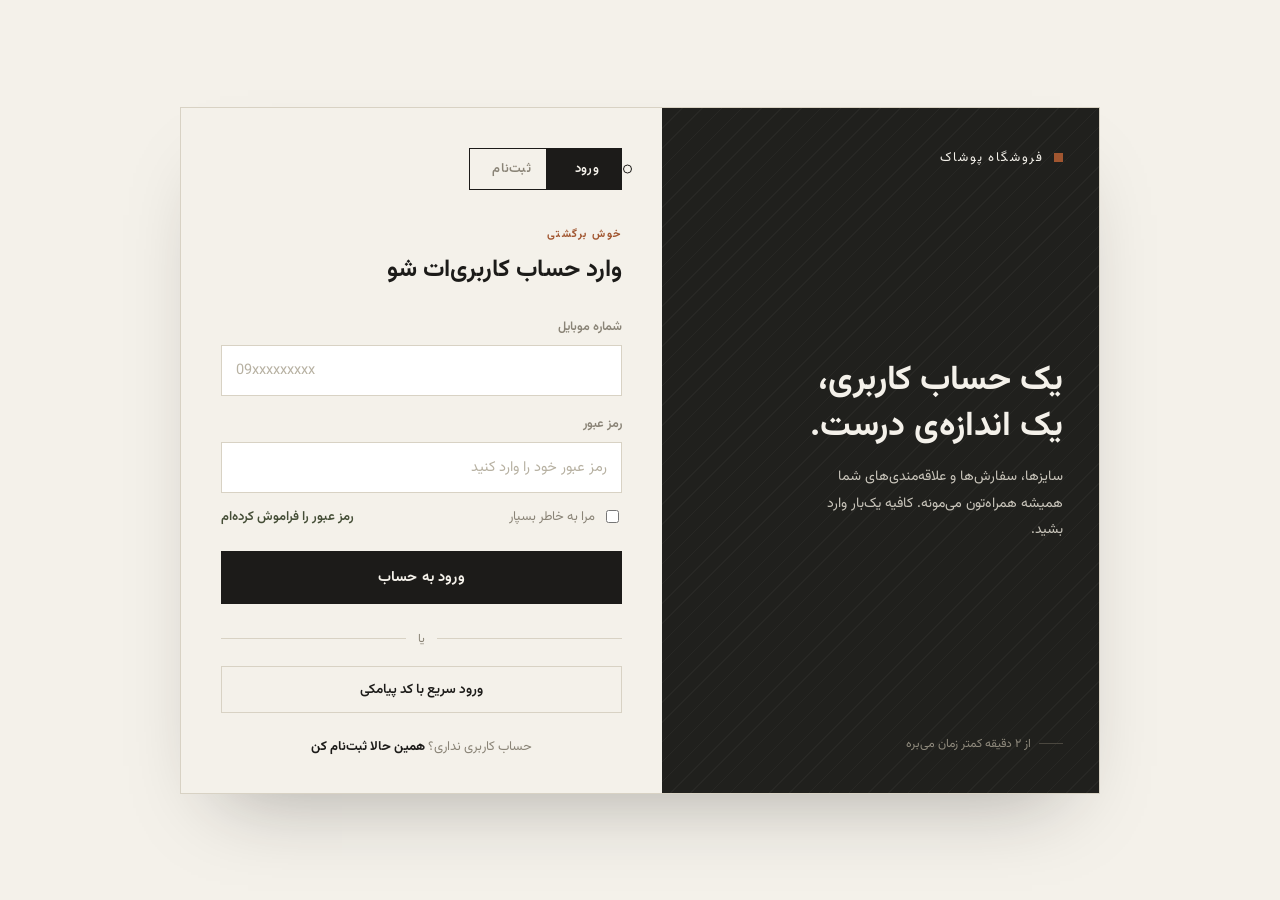
<file: Boutique13/login.html>
<!DOCTYPE html>
<html lang="fa" dir="rtl">
<head>
<meta charset="UTF-8">
<meta name="viewport" content="width=device-width, initial-scale=1.0">
<title>ورود و ثبت‌نام</title>
<link rel="preconnect" href="https://fonts.googleapis.com">
<link href="https://fonts.googleapis.com/css2?family=Vazirmatn:wght@400;500;600;700;800&display=swap" rel="stylesheet">
<style>
  :root{
    --ink:#1c1b19;
    --paper:#f4f1ea;
    --olive:#5f6a4c;
    --olive-dark:#454e37;
    --rust:#a15630;
    --line:#d8d2c4;
    --muted:#8a8477;
    --panel:#20201d;
  }
  *{box-sizing:border-box;}
  html,body{margin:0;padding:0;}
  body{
    font-family:'Vazirmatn', sans-serif;
    background:var(--paper);
    color:var(--ink);
    min-height:100vh;
    display:flex;
    align-items:center;
    justify-content:center;
    padding:32px 16px;
  }

  .stage{
    width:100%;
    max-width:920px;
    display:grid;
    grid-template-columns:1fr 1.1fr;
    background:var(--paper);
    border:1px solid var(--line);
    min-height:600px;
    box-shadow:0 40px 80px -40px rgba(28,27,25,0.35);
  }
  @media (max-width:760px){
    .stage{grid-template-columns:1fr; min-height:auto;}
    .brandside{display:none;}
  }

  /* ===== brand side ===== */
  .brandside{
    background:var(--panel);
    color:var(--paper);
    position:relative;
    padding:40px 36px;
    display:flex;
    flex-direction:column;
    justify-content:space-between;
    overflow:hidden;
  }
  .brandside::before{
    content:"";
    position:absolute;
    inset:0;
    background-image:
      repeating-linear-gradient(135deg, rgba(244,241,234,0.035) 0px, rgba(244,241,234,0.035) 1px, transparent 1px, transparent 14px);
    pointer-events:none;
  }
  .brand-mark{
    font-size:13px;
    letter-spacing:0.14em;
    color:var(--paper);
    display:flex;
    align-items:center;
    gap:10px;
    z-index:1;
  }
  .brand-mark .sq{
    width:9px;height:9px;
    background:var(--rust);
    display:inline-block;
  }
  .brand-copy{z-index:1;}
  .brand-copy h1{
    font-size:34px;
    line-height:1.35;
    font-weight:700;
    margin:0 0 14px;
    max-width:280px;
  }
  .brand-copy p{
    font-size:14px;
    line-height:1.9;
    color:#c9c5bb;
    max-width:270px;
    margin:0;
  }
  .brand-foot{
    z-index:1;
    font-size:12px;
    color:#8f8a7d;
    display:flex;
    align-items:center;
    gap:8px;
  }
  .brand-foot .dash{width:24px;height:1px;background:#4a473f;}

  /* ===== form side ===== */
  .formside{
    padding:40px 40px 36px;
    display:flex;
    flex-direction:column;
  }

  /* tag-style toggle — the signature element */
  .tagswitch{
    display:flex;
    align-self:flex-start;
    position:relative;
    margin-bottom:36px;
    border:1px solid var(--ink);
  }
  .tagswitch::before{
    content:"";
    position:absolute;
    top:50%; right:-11px;
    width:7px;height:7px;
    border:1px solid var(--ink);
    border-radius:50%;
    background:var(--paper);
    transform:translateY(-50%);
  }
  .tagswitch button{
    font-family:inherit;
    font-size:13px;
    font-weight:600;
    letter-spacing:0.02em;
    padding:10px 22px;
    background:none;
    border:none;
    cursor:pointer;
    color:var(--muted);
    position:relative;
    transition:color .25s ease;
  }
  .tagswitch button.active{color:var(--paper);}
  .tagswitch .slider{
    position:absolute;
    top:0; bottom:0;
    right:0;
    width:50%;
    background:var(--ink);
    transition:right .3s cubic-bezier(.65,0,.35,1);
    z-index:0;
  }
  .tagswitch button span{position:relative; z-index:1;}
  .tagswitch[data-mode="register"] .slider{right:50%;}

  .headline{margin-bottom:28px;}
  .headline .eyebrow{
    font-size:11px;
    letter-spacing:0.14em;
    color:var(--rust);
    font-weight:700;
    display:block;
    margin-bottom:8px;
  }
  .headline h2{
    font-size:24px;
    font-weight:700;
    margin:0;
  }

  form{display:flex; flex-direction:column; gap:18px;}
  .field{display:flex; flex-direction:column; gap:8px;}
  .field label{
    font-size:12.5px;
    color:var(--muted);
    font-weight:600;
  }
  .field input{
    font-family:inherit;
    font-size:14.5px;
    padding:13px 14px;
    border:1px solid var(--line);
    background:#fff;
    color:var(--ink);
    outline:none;
    transition:border-color .2s ease;
  }
  .field input:focus{border-color:var(--ink);}
  .field input::placeholder{color:#b7b1a2;}

  .otp-row{display:flex; gap:8px; direction:ltr;}
  .otp-row input{
    width:44px; height:52px;
    text-align:center;
    padding:0;
    font-size:18px;
  }

  .row-between{
    display:flex;
    align-items:center;
    justify-content:space-between;
    font-size:13px;
    margin-top:-4px;
  }
  .remember{display:flex; align-items:center; gap:7px; color:var(--muted);}
  .remember input{accent-color:var(--ink);}
  .forgot{color:var(--olive-dark); text-decoration:none; font-weight:600;}
  .forgot:hover{text-decoration:underline;}

  .submit{
    margin-top:6px;
    background:var(--ink);
    color:var(--paper);
    border:none;
    font-family:inherit;
    font-size:14.5px;
    font-weight:700;
    padding:15px;
    cursor:pointer;
    letter-spacing:0.01em;
    transition:background .2s ease;
  }
  .submit:hover{background:var(--olive-dark);}

  .divider{
    display:flex;
    align-items:center;
    gap:12px;
    margin:26px 0 18px;
    color:var(--muted);
    font-size:12px;
  }
  .divider::before, .divider::after{
    content:"";
    flex:1;
    height:1px;
    background:var(--line);
  }

  .otp-alt{
    display:flex;
    align-items:center;
    justify-content:center;
    gap:8px;
    border:1px solid var(--line);
    background:transparent;
    color:var(--ink);
    font-family:inherit;
    font-size:13.5px;
    font-weight:600;
    padding:12px;
    cursor:pointer;
    transition:border-color .2s ease, background .2s ease;
  }
  .otp-alt:hover{border-color:var(--ink); background:#eae6dc;}

  .switch-note{
    margin-top:auto;
    padding-top:24px;
    text-align:center;
    font-size:13px;
    color:var(--muted);
  }
  .switch-note a{color:var(--ink); font-weight:700; text-decoration:none; cursor:pointer;}
  .switch-note a:hover{text-decoration:underline;}

  .pane{display:none;}
  .pane.active{display:flex; flex-direction:column;}

  .otp-desc{
    font-size:13.5px;
    color:var(--muted);
    line-height:1.9;
    margin:0 0 24px;
  }
  .otp-desc span{color:var(--ink); font-weight:700;}
  .otp-desc #edit-phone{
    color:var(--olive-dark);
    font-weight:700;
    text-decoration:none;
    margin-inline-start:6px;
  }
  .otp-desc #edit-phone:hover{text-decoration:underline;}

  .resend-row{
    margin-top:26px;
    display:flex;
    align-items:center;
    justify-content:center;
    gap:10px;
    font-size:13px;
    color:var(--muted);
  }
  .resend-btn{
    font-family:inherit;
    font-size:13px;
    font-weight:700;
    color:var(--ink);
    background:none;
    border:none;
    cursor:pointer;
    padding:0;
    text-decoration:underline;
  }
  .resend-btn:disabled{
    color:var(--muted);
    cursor:default;
    text-decoration:none;
    display:none;
  }

  .terms{
    font-size:12px;
    color:var(--muted);
    line-height:1.7;
  }
  .terms a{color:var(--olive-dark); text-decoration:none; font-weight:600;}
</style>
</head>
<body>

<div class="stage">

  <div class="brandside">
    <div class="brand-mark"><span class="sq"></span> فروشگاه پوشاک</div>
    <div class="brand-copy">
      <h1>یک حساب کاربری،<br>یک اندازه‌ی درست.</h1>
      <p>سایزها، سفارش‌ها و علاقه‌مندی‌های شما همیشه همراه‌تون می‌مونه. کافیه یک‌بار وارد بشید.</p>
    </div>
    <div class="brand-foot"><span class="dash"></span> از ۲ دقیقه کمتر زمان می‌بره</div>
  </div>

  <div class="formside">

    <div class="tagswitch" id="tagswitch" data-mode="login">
      <div class="slider"></div>
      <button type="button" class="active" data-mode="login"><span>ورود</span></button>
      <button type="button" data-mode="register"><span>ثبت‌نام</span></button>
    </div>

    <!-- LOGIN -->
    <div class="pane active" id="pane-login">
      <div class="headline">
        <span class="eyebrow">خوش برگشتی</span>
        <h2>وارد حساب کاربری‌ات شو</h2>
      </div>

      <form onsubmit="event.preventDefault()">
        <div class="field">
          <label for="login-phone">شماره موبایل</label>
          <input id="login-phone" type="tel" placeholder="09xxxxxxxxx" inputmode="numeric">
        </div>
        <div class="field">
          <label for="login-pass">رمز عبور</label>
          <input id="login-pass" type="password" placeholder="رمز عبور خود را وارد کنید">
        </div>
        <div class="row-between">
          <label class="remember"><input type="checkbox"> مرا به خاطر بسپار</label>
          <a class="forgot" href="#">رمز عبور را فراموش کرده‌ام</a>
        </div>
        <button class="submit" type="submit">ورود به حساب</button>
      </form>

      <div class="divider">یا</div>
      <button class="otp-alt" type="button">ورود سریع با کد پیامکی</button>

      <div class="switch-note">
        حساب کاربری نداری؟ <a data-mode="register">همین حالا ثبت‌نام کن</a>
      </div>
    </div>

    <!-- REGISTER -->
    <div class="pane" id="pane-register">
      <div class="headline">
        <span class="eyebrow">عضویت جدید</span>
        <h2>حساب کاربری بساز</h2>
      </div>

      <form onsubmit="event.preventDefault()">
        <div class="field">
          <label for="reg-name">نام و نام‌خانوادگی</label>
          <input id="reg-name" type="text" placeholder="مثلاً علی رضایی">
        </div>
        <div class="field">
          <label for="reg-phone">شماره موبایل</label>
          <input id="reg-phone" type="tel" placeholder="09xxxxxxxxx" inputmode="numeric">
        </div>
        <div class="field">
          <label for="reg-pass">رمز عبور</label>
          <input id="reg-pass" type="password" placeholder="حداقل ۸ کاراکتر">
        </div>
        <p class="terms">با ثبت‌نام، <a href="#">قوانین و مقررات</a> فروشگاه را می‌پذیرم.</p>
        <button class="submit" type="submit">دریافت کد تایید</button>
      </form>

      <div class="switch-note">
        قبلاً ثبت‌نام کرده‌ای؟ <a data-mode="login">وارد شو</a>
      </div>
    </div>

    <!-- OTP VERIFICATION -->
    <div class="pane" id="pane-otp">
      <div class="headline">
        <span class="eyebrow">تایید هویت</span>
        <h2>کد تایید را وارد کن</h2>
      </div>

      <p class="otp-desc">کد ۵ رقمی به شماره <span id="otp-phone-display">۰۹۱۲۳۴۵۶۷۸۹</span> پیامک شد.
        <a id="edit-phone" href="#">ویرایش شماره</a>
      </p>

      <form onsubmit="event.preventDefault()">
        <div class="otp-row">
          <input type="text" maxlength="1" inputmode="numeric" class="otp-digit">
          <input type="text" maxlength="1" inputmode="numeric" class="otp-digit">
          <input type="text" maxlength="1" inputmode="numeric" class="otp-digit">
          <input type="text" maxlength="1" inputmode="numeric" class="otp-digit">
          <input type="text" maxlength="1" inputmode="numeric" class="otp-digit">
        </div>
        <button class="submit" type="submit" style="margin-top:22px;">تایید و ورود</button>
      </form>

      <div class="resend-row">
        <span id="resend-timer">ارسال مجدد کد تا ۰۱:۵۹</span>
        <button type="button" id="resend-btn" class="resend-btn" disabled>ارسال دوباره کد</button>
      </div>
    </div>

  </div>
</div>

<script>
  const ts = document.getElementById('tagswitch');
  const paneLogin = document.getElementById('pane-login');
  const paneRegister = document.getElementById('pane-register');
  const paneOtp = document.getElementById('pane-otp');
  const btns = ts.querySelectorAll('button');
  const panes = { login: paneLogin, register: paneRegister, otp: paneOtp };

  function setMode(mode, phone){
    const showSwitch = (mode === 'login' || mode === 'register');
    ts.style.display = showSwitch ? 'flex' : 'none';
    if(showSwitch){
      ts.dataset.mode = mode;
      btns.forEach(b => b.classList.toggle('active', b.dataset.mode === mode));
    }
    Object.entries(panes).forEach(([key, el]) => el.classList.toggle('active', key === mode));
    if(mode === 'otp'){
      if(phone) document.getElementById('otp-phone-display').textContent = phone;
      startResendTimer();
      const first = paneOtp.querySelector('.otp-digit');
      if(first) first.focus();
    }
  }

  btns.forEach(b => b.addEventListener('click', () => setMode(b.dataset.mode)));
  document.querySelectorAll('.switch-note a[data-mode]').forEach(a=>{
    a.addEventListener('click', () => setMode(a.dataset.mode));
  });

  // register form -> otp
  paneRegister.querySelector('form').addEventListener('submit', () => {
    const phone = document.getElementById('reg-phone').value.trim() || '۰۹xxxxxxxxx';
    setMode('otp', phone);
  });

  // quick sms login -> otp
  paneLogin.querySelector('.otp-alt').addEventListener('click', () => {
    const phone = document.getElementById('login-phone').value.trim() || '۰۹xxxxxxxxx';
    setMode('otp', phone);
  });

  // edit phone -> go back to whichever pane sent us here (default: register)
  document.getElementById('edit-phone').addEventListener('click', (e) => {
    e.preventDefault();
    setMode('register');
  });

  // otp digit auto-advance
  const digits = Array.from(paneOtp.querySelectorAll('.otp-digit'));
  digits.forEach((input, i) => {
    input.addEventListener('input', () => {
      input.value = input.value.replace(/[^0-9]/g, '');
      if(input.value && digits[i+1]) digits[i+1].focus();
    });
    input.addEventListener('keydown', (e) => {
      if(e.key === 'Backspace' && !input.value && digits[i-1]) digits[i-1].focus();
    });
  });

  // resend countdown
  let resendInterval;
  function startResendTimer(){
    clearInterval(resendInterval);
    let seconds = 119;
    const timerEl = document.getElementById('resend-timer');
    const resendBtn = document.getElementById('resend-btn');
    timerEl.style.display = 'inline';
    resendBtn.disabled = true;

    function render(){
      const m = String(Math.floor(seconds/60)).padStart(2,'0');
      const s = String(seconds%60).padStart(2,'0');
      timerEl.textContent = `ارسال مجدد کد تا ${m}:${s}`;
    }
    render();
    resendInterval = setInterval(() => {
      seconds--;
      if(seconds <= 0){
        clearInterval(resendInterval);
        timerEl.style.display = 'none';
        resendBtn.disabled = false;
        return;
      }
      render();
    }, 1000);
  }

  resendBtnHandler();
  function resendBtnHandler(){
    document.getElementById('resend-btn').addEventListener('click', () => {
      startResendTimer();
    });
  }
</script>

</body>
</html>
</file>
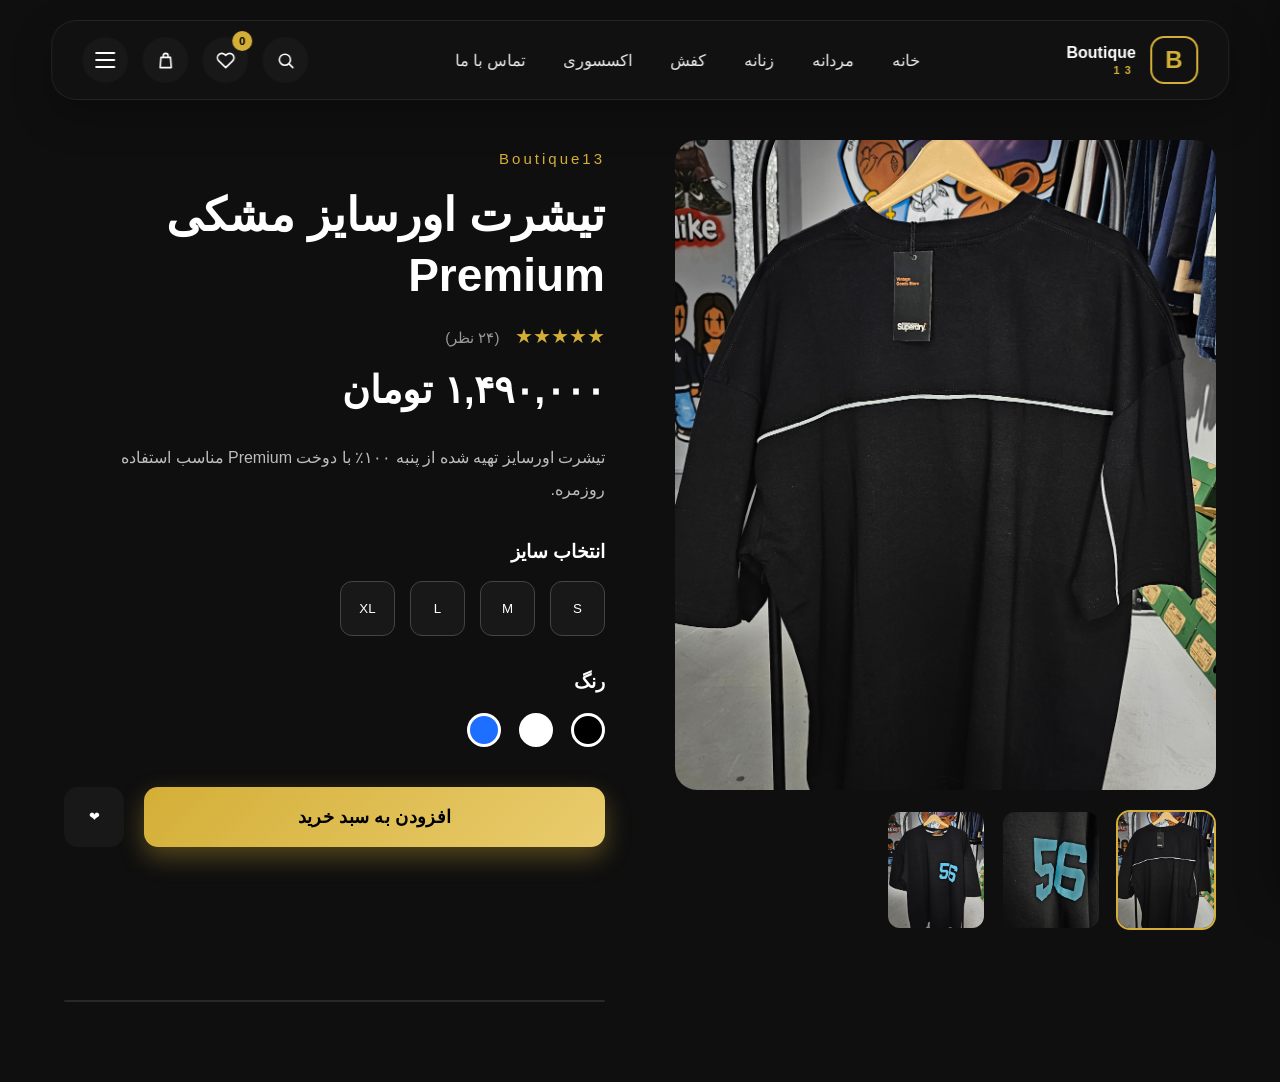
<file: Boutique13/product.html>
<!DOCTYPE html>
<html lang="fa" dir="rtl">

<head>
    <meta charset="UTF-8">
    <meta name="viewport" content="width=device-width, initial-scale=1.0">
    <title>تیشرت اورسایز مشکی Premium | Boutique13</title>

    <link rel="stylesheet" href="https://cdnjs.cloudflare.com/ajax/libs/font-awesome/6.6.0/css/all.min.css">

    <link rel="stylesheet" href="css/cart.css">
    <link rel="stylesheet" href="css/navbar.css">
    <!-- استایل اختصاصی این صفحه -->
    <link rel="stylesheet" href="MenCollection.css">
    <link rel="stylesheet" href="css/product.css">
    <link rel="stylesheet" href="css/search.css">

</head>

<body>

    <!--
        توجه: بخش سبد خرید (cartOverlay / cart / closeCart / deleteItem)
        اینجا دیگه دستی نوشته نمی‌شه. js/cart.js خودش این بخش رو با
        insertAdjacentHTML می‌سازه و به ابتدای body اضافه می‌کنه.
        نوشتنش اینجا باعث می‌شد سه نسخه از این عناصر همزمان روی صفحه
        باشه و دکمه‌های ✕ و 🗑 که شما کلیک می‌کردید، اون نسخه‌ای نبود
        که جاوااسکریپت بهش گوش می‌داد.
    -->

    <section class="productPage">

        <!-- تصاویر -->
        <div class="gallery">

            <div class="mainImage">
                <img id="mainImage" src="img/products/tshirt (2).jpg" alt="محصول">
            </div>

            <div class="thumbs">
                <img class="thumb active" src="./img/products/tshirt (2).jpg">
                <img class="thumb" src="img/products/tshirt (1).jpg">
                <img class="thumb" src="img/products/tshirt (3).jpg">
            </div>

        </div>

        <!-- اطلاعات -->
        <div class="details">

            <span class="brand">Boutique13</span>

            <h1>تیشرت اورسایز مشکی Premium</h1>

            <div class="stars">
                ★★★★★
                <span>(۲۴ نظر)</span>
            </div>

            <div class="price">۱,۴۹۰,۰۰۰ تومان</div>

            <p class="description">
                تیشرت اورسایز تهیه شده از پنبه ۱۰۰٪ با دوخت Premium مناسب استفاده روزمره.
            </p>

            <h3>انتخاب سایز</h3>
            <div class="sizes">
                <button>S</button>
                <button>M</button>
                <button>L</button>
                <button>XL</button>
            </div>

            <h3>رنگ</h3>
            <div class="colors">
                <span class="black" data-color="مشکی"></span>
                <span class="white" data-color="سفید"></span>
                <span class="blue" data-color="آبی"></span>
            </div>

            <div class="actions">
                <button class="addtocart">افزودن به سبد خرید</button>
                <button class="favorite">❤</button>
            </div>

        </div>

        <!-- ================= Search Overlay ================= -->
        <div class="searchOverlay">
            <div class="searchBox">
                <div class="searchHeader">
                    <input type="text" id="searchInput" placeholder="جستجوی محصول..." autocomplete="off">
                    <button class="closeSearch"><i class="fa-solid fa-xmark"></i></button>
                </div>
                <div class="searchResults"></div>
            </div>
        </div>

        <div class="productCard" data-id="1" data-name="تیشرت اورسایز" data-category="مردانه" data-price="1490000"
            data-color="مشکی" data-size="L XL" data-description="تیشرت اورسایز Premium"
            data-image="images/products/tshirt1.jpg" data-link="product.html?id=1">
        </div>
        <div class="product productCard"></div>

    </section>

    <!--
        ترتیب اسکریپت‌ها:
        - js/navbar.js حذف شد چون js/cart.js از قبل خودش هدر و سبد
          خرید رو می‌سازه؛ نگه‌داشتن هر دو یعنی هدر دو بار ساخته می‌شه.
        - js/men.js حذف شد چون مخصوص صفحه‌ی لیست محصولات مردانه‌ست،
          نه صفحه‌ی تکی محصول، و متغیر productCards توش با همین متغیر
          در search.js تداخل داشت و باعث توقف اجرای search.js می‌شد.
        - cart.js باید قبل از product.js لود بشه چون product.js به
          متغیر سراسری shoppingCart نیاز داره.
    -->
    <script src="js/cart.js"></script>
    <script src="js/search.js"></script>
    <script src="js/wishlist.js"></script>
    <script src="js/product.js"></script>


<script>
document.addEventListener('DOMContentLoaded', function () {
    const products = {
        "1": {
            title: "تیشرت اورسایز مشکی Premium",
            price: "۱,۴۹۰,۰۰۰ تومان",
            description: "تیشرت اورسایز تهیه شده از پنبه ۱۰۰٪ با دوخت Premium مناسب استفاده روزمره.",
            images: ["img/products/tshirt (2).jpg", "img/products/tshirt (1).jpg", "img/products/tshirt (3).jpg"]
        },
        "2": {
            title: "تیشرت سفید مینیمال",
            price: "۱,۲۹۰,۰۰۰ تومان",
            description: "تیشرت سفید مینیمال با طراحی ساده و مناسب استفاده روزمره.",
            images: ["img/products/tshirt2.jpg", "img/products/tshirt2.jpg", "img/products/tshirt2.jpg"]
        },
        "3": {
            title: "شلوار بگ مردانه",
            price: "۲,۱۹۰,۰۰۰ تومان",
            description: "شلوار بگ مردانه با فرم آزاد و مناسب استایل روزمره.",
            images: ["img/products/pants1.jpg", "img/products/pants1.jpg", "img/products/pants1.jpg"]
        },
        "4": {
            title: "شلوارک اسپرت",
            price: "۹۹۰,۰۰۰ تومان",
            description: "شلوارک اسپرت مناسب استایل راحت و استفاده روزمره.",
            images: ["img/products/shorts1.jpg", "img/products/shorts1.jpg", "img/products/shorts1.jpg"]
        },
        "5": {
            title: "کتانی سفید",
            price: "۳,۴۹۰,۰۰۰ تومان",
            description: "کتانی سفید با طراحی مینیمال و مناسب استایل روزمره.",
            images: ["img/products/shoes1.jpg", "img/products/shoes1.jpg", "img/products/shoes1.jpg"]
        }
    };

    const id = new URLSearchParams(location.search).get('id') || '1';
    const p = products[id] || products["1"];

    document.title = p.title + " | Boutique13";

    const main = document.getElementById('mainImage');
    const title = document.querySelector('.details h1');
    const price = document.querySelector('.details .price');
    const desc = document.querySelector('.details .description');
    const thumbs = document.querySelectorAll('.thumb');

    if (main) {
        main.src = p.images[0];
        main.alt = p.title;
    }
    if (title) title.textContent = p.title;
    if (price) price.textContent = p.price;
    if (desc) desc.textContent = p.description;

    thumbs.forEach(function (thumb, i) {
        if (!p.images[i]) {
            thumb.style.display = 'none';
            return;
        }
        thumb.src = p.images[i];
        thumb.alt = p.title;
        thumb.onclick = function () {
            main.src = p.images[i];
            thumbs.forEach(t => t.classList.remove('active'));
            thumb.classList.add('active');
        };
    });
});
</script>

</body>

</html>
</file>
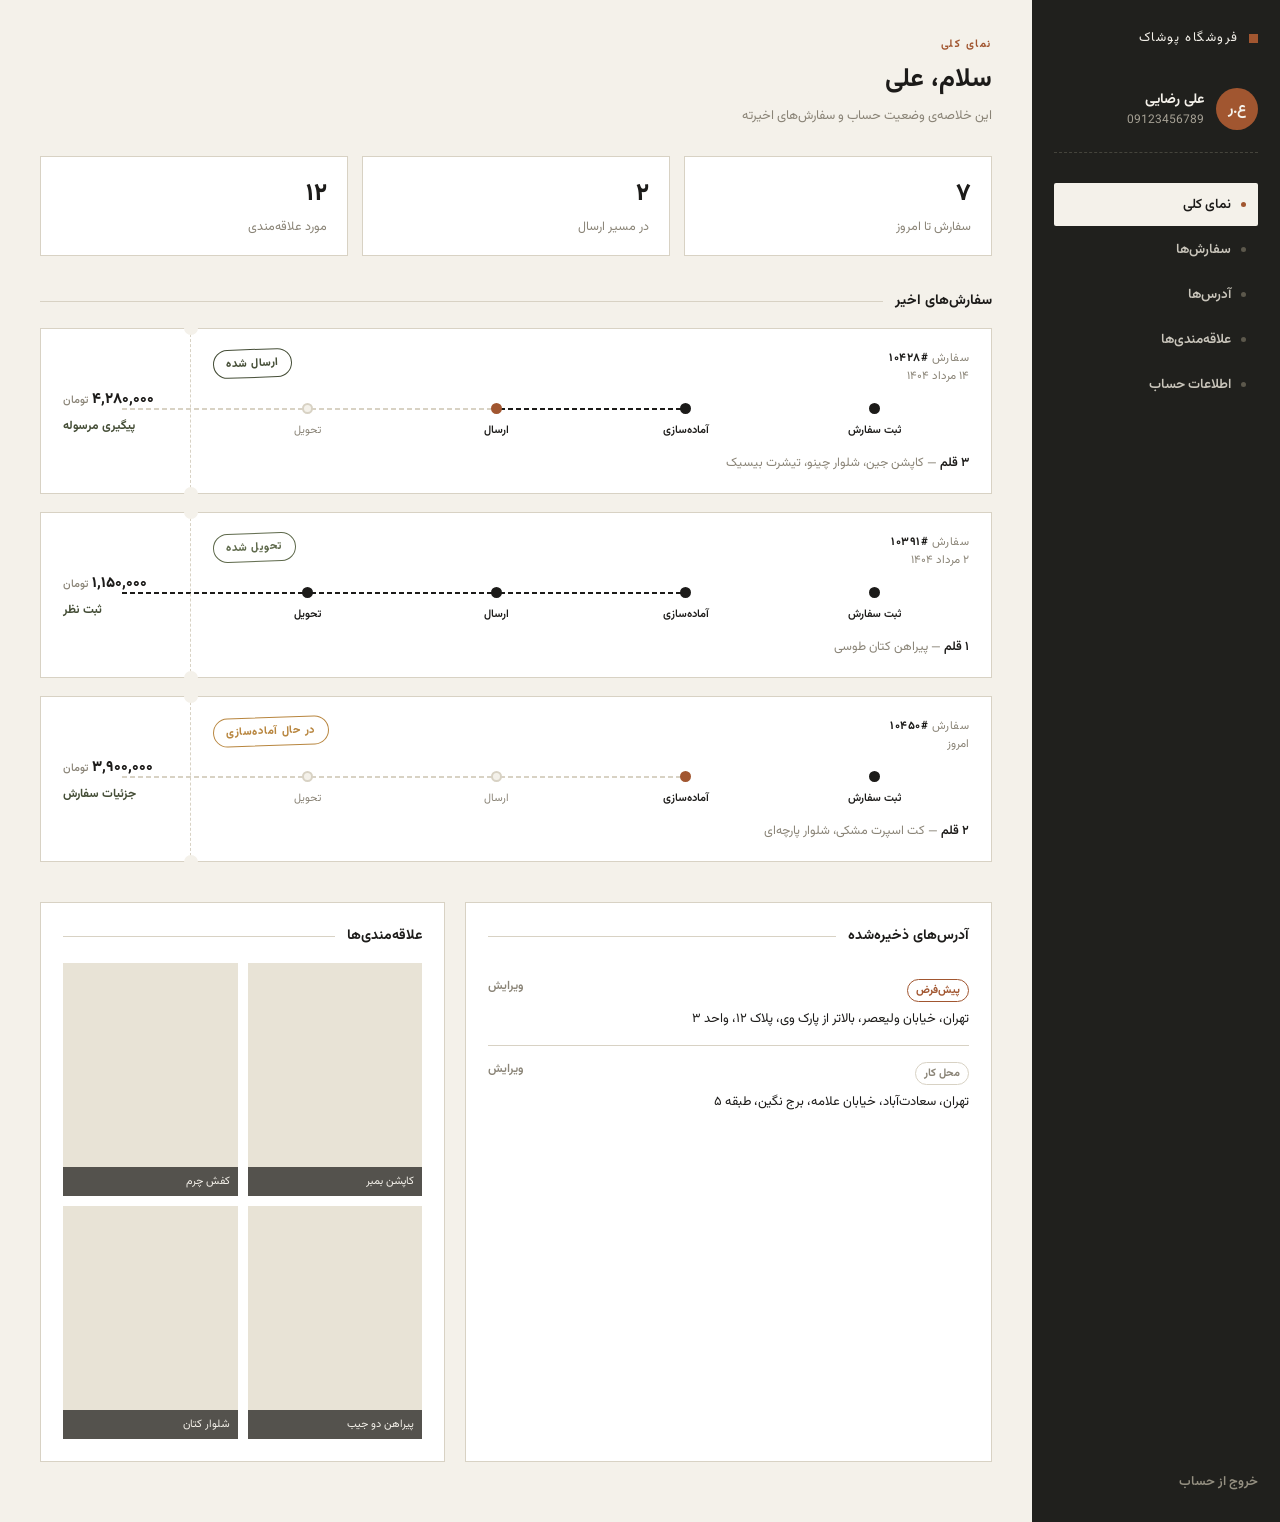
<file: Boutique13/userdashboard.html>
<!DOCTYPE html>
<html lang="fa" dir="rtl">
<head>
<meta charset="UTF-8">
<meta name="viewport" content="width=device-width, initial-scale=1.0">
<title>پنل کاربری</title>
<link rel="preconnect" href="https://fonts.googleapis.com">
<link href="https://fonts.googleapis.com/css2?family=Vazirmatn:wght@400;500;600;700;800&display=swap" rel="stylesheet">
<style>
  :root{
    --ink:#1c1b19;
    --paper:#f4f1ea;
    --card:#ffffff;
    --olive:#5f6a4c;
    --olive-dark:#454e37;
    --rust:#a15630;
    --line:#d8d2c4;
    --muted:#8a8477;
    --panel:#20201d;
    --amber:#b8863f;
  }
  *{box-sizing:border-box;}
  html,body{margin:0;padding:0;}
  body{
    font-family:'Vazirmatn', sans-serif;
    background:var(--paper);
    color:var(--ink);
    min-height:100vh;
  }

  .shell{
    display:grid;
    grid-template-columns:248px 1fr;
    min-height:100vh;
  }
  @media (max-width:860px){
    .shell{grid-template-columns:1fr;}
    .sidebar{position:static; display:flex; flex-direction:row; overflow-x:auto; padding:14px 16px;}
    .sidebar .brand, .sidebar .side-foot{display:none;}
    .sidebar nav{flex-direction:row; gap:6px;}
    .sidebar nav a{white-space:nowrap;}
  }

  /* ===== sidebar ===== */
  .sidebar{
    background:var(--panel);
    color:var(--paper);
    padding:28px 22px;
    display:flex;
    flex-direction:column;
  }
  .brand{
    display:flex; align-items:center; gap:10px;
    font-size:13px; letter-spacing:0.12em;
    margin-bottom:40px;
  }
  .brand .sq{width:9px;height:9px;background:var(--rust); display:inline-block;}

  .who{
    display:flex; align-items:center; gap:12px;
    margin-bottom:30px;
    padding-bottom:22px;
    border-bottom:1px dashed #45443c;
  }
  .avatar{
    width:42px; height:42px;
    background:var(--rust);
    color:var(--paper);
    display:flex; align-items:center; justify-content:center;
    font-weight:700; font-size:15px;
    border-radius:50%;
    flex-shrink:0;
  }
  .who .name{font-size:14px; font-weight:700;}
  .who .phone{font-size:12px; color:#a5a094; direction:ltr; text-align:right;}

  .sidebar nav{display:flex; flex-direction:column; gap:2px;}
  .sidebar nav a{
    color:#c9c5bb;
    text-decoration:none;
    font-size:13.5px;
    font-weight:600;
    padding:11px 12px;
    border-radius:2px;
    display:flex; align-items:center; gap:10px;
    transition:background .2s ease, color .2s ease;
  }
  .sidebar nav a .dot{
    width:5px; height:5px;
    border-radius:50%;
    background:#5c584c;
    flex-shrink:0;
  }
  .sidebar nav a:hover{background:#2b2a26; color:var(--paper);}
  .sidebar nav a.active{background:var(--paper); color:var(--ink);}
  .sidebar nav a.active .dot{background:var(--rust);}

  .side-foot{
    margin-top:auto;
    padding-top:20px;
  }
  .side-foot a{
    color:#948f81;
    text-decoration:none;
    font-size:13px;
    font-weight:600;
  }
  .side-foot a:hover{color:var(--paper);}

  /* ===== main ===== */
  main{padding:36px 40px 60px;}
  @media (max-width:860px){main{padding:24px 18px 50px;}}

  .page-head{
    display:flex;
    justify-content:space-between;
    align-items:flex-end;
    margin-bottom:30px;
    flex-wrap:wrap;
    gap:14px;
  }
  .page-head .eyebrow{
    font-size:11px; letter-spacing:0.14em; color:var(--rust); font-weight:700;
    display:block; margin-bottom:6px;
  }
  .page-head h1{font-size:26px; margin:0; font-weight:700;}
  .page-head .sub{font-size:13px; color:var(--muted); margin-top:6px;}

  .stat-row{
    display:grid;
    grid-template-columns:repeat(3,1fr);
    gap:14px;
    margin-bottom:34px;
  }
  @media (max-width:640px){.stat-row{grid-template-columns:1fr;}}
  .stat{
    background:var(--card);
    border:1px solid var(--line);
    padding:18px 20px;
  }
  .stat .num{font-size:24px; font-weight:800;}
  .stat .lbl{font-size:12.5px; color:var(--muted); margin-top:4px;}

  .section-title{
    display:flex; align-items:center; gap:12px;
    font-size:14px; font-weight:700;
    margin:0 0 16px;
  }
  .section-title::after{content:""; flex:1; height:1px; background:var(--line);}

  /* ===== signature element: the order ticket ===== */
  .tickets{display:flex; flex-direction:column; gap:18px; margin-bottom:40px;}

  .ticket{
    background:var(--card);
    border:1px solid var(--line);
    position:relative;
    display:grid;
    grid-template-columns:1fr auto;
  }
  @media (max-width:640px){.ticket{grid-template-columns:1fr;}}

  .ticket-main{padding:20px 22px;}
  .ticket-top{
    display:flex; justify-content:space-between; align-items:flex-start;
    margin-bottom:16px;
    gap:10px; flex-wrap:wrap;
  }
  .ticket-id{font-size:11.5px; color:var(--muted); letter-spacing:0.04em;}
  .ticket-id b{color:var(--ink); font-weight:700;}
  .ticket-date{font-size:11.5px; color:var(--muted);}

  .stamp{
    font-size:11px;
    font-weight:800;
    letter-spacing:0.05em;
    padding:5px 12px;
    border:1.5px solid currentColor;
    border-radius:20px;
    transform:rotate(-2deg);
  }
  .stamp.processing{color:var(--amber);}
  .stamp.shipped{color:var(--olive-dark);}
  .stamp.delivered{color:var(--olive);}

  .stitch-track{
    display:flex; align-items:center;
    margin:18px 0 4px;
  }
  .stitch-track .step{
    display:flex; flex-direction:column; align-items:center; gap:8px;
    position:relative; flex:1;
  }
  .stitch-track .step .node{
    width:11px; height:11px; border-radius:50%;
    background:var(--paper); border:2px solid var(--line);
    z-index:1;
  }
  .stitch-track .step.done .node{background:var(--ink); border-color:var(--ink);}
  .stitch-track .step.current .node{background:var(--rust); border-color:var(--rust);}
  .stitch-track .step .lbl{font-size:11px; color:var(--muted); text-align:center;}
  .stitch-track .step.done .lbl, .stitch-track .step.current .lbl{color:var(--ink); font-weight:600;}
  .stitch-track .step::before{
    content:"";
    position:absolute;
    top:5px; right:50%; left:-50%;
    height:2px;
    background-image:linear-gradient(to left, var(--line) 60%, transparent 40%);
    background-size:8px 2px;
    background-repeat:repeat-x;
  }
  .stitch-track .step:first-child::before{display:none;}
  .stitch-track .step.done::before{
    background-image:linear-gradient(to left, var(--ink) 60%, transparent 40%);
  }

  .ticket-items{font-size:12.5px; color:var(--muted); margin-top:14px;}
  .ticket-items b{color:var(--ink); font-weight:600;}

  .ticket-side{
    border-inline-start:1px dashed var(--line);
    padding:20px 22px;
    display:flex; flex-direction:column;
    align-items:flex-end;
    justify-content:center;
    gap:6px;
    min-width:150px;
    position:relative;
  }
  @media (max-width:640px){
    .ticket-side{border-inline-start:none; border-top:1px dashed var(--line); align-items:flex-start; flex-direction:row; justify-content:space-between;}
  }
  .ticket-side::before, .ticket-side::after{
    content:"";
    position:absolute;
    width:14px; height:14px;
    background:var(--paper);
    border-radius:50%;
    right:-8px;
  }
  .ticket-side::before{top:-8px;}
  .ticket-side::after{bottom:-8px;}
  @media (max-width:640px){.ticket-side::before, .ticket-side::after{display:none;}}
  .ticket-total{font-size:15px; font-weight:800;}
  .ticket-total span{font-size:11px; color:var(--muted); font-weight:500; margin-inline-start:4px;}
  .ticket-link{font-size:12px; color:var(--olive-dark); text-decoration:none; font-weight:700;}
  .ticket-link:hover{text-decoration:underline;}

  /* ===== two column: addresses / wishlist teaser ===== */
  .grid-2{
    display:grid;
    grid-template-columns:1.3fr 1fr;
    gap:20px;
  }
  @media (max-width:860px){.grid-2{grid-template-columns:1fr;}}

  .panel-card{
    background:var(--card);
    border:1px solid var(--line);
    padding:22px;
  }
  .addr-row{
    display:flex; justify-content:space-between; align-items:flex-start;
    padding:14px 0;
    border-bottom:1px solid var(--line);
    gap:12px;
  }
  .addr-row:last-child{border-bottom:none; padding-bottom:0;}
  .addr-row:first-child{padding-top:0;}
  .addr-tag{
    font-size:11px; font-weight:700; color:var(--rust);
    border:1px solid var(--rust);
    padding:2px 8px; border-radius:20px;
    display:inline-block; margin-bottom:6px;
  }
  .addr-text{font-size:13px; line-height:1.8; color:var(--ink);}
  .addr-edit{font-size:12px; color:var(--muted); text-decoration:none; font-weight:600; flex-shrink:0;}
  .addr-edit:hover{color:var(--ink);}

  .wish-grid{display:grid; grid-template-columns:1fr 1fr; gap:10px; margin-top:14px;}
  .wish-item{
    aspect-ratio:3/4;
    background:#e8e3d6;
    position:relative;
    display:flex; align-items:flex-end;
    overflow:hidden;
  }
  .wish-item .lbl{
    font-size:11px; color:var(--paper); background:rgba(28,27,25,0.72);
    padding:6px 8px; width:100%;
  }
</style>
</head>
<body>

<div class="shell">

  <aside class="sidebar">
    <div class="brand"><span class="sq"></span> فروشگاه پوشاک</div>

    <div class="who">
      <div class="avatar">ع.ر</div>
      <div>
        <div class="name">علی رضایی</div>
        <div class="phone">09123456789</div>
      </div>
    </div>

    <nav>
      <a href="#" class="active"><span class="dot"></span> نمای کلی</a>
      <a href="#"><span class="dot"></span> سفارش‌ها</a>
      <a href="#"><span class="dot"></span> آدرس‌ها</a>
      <a href="#"><span class="dot"></span> علاقه‌مندی‌ها</a>
      <a href="#"><span class="dot"></span> اطلاعات حساب</a>
    </nav>

    <div class="side-foot"><a href="#">خروج از حساب</a></div>
  </aside>

  <main>
    <div class="page-head">
      <div>
        <span class="eyebrow">نمای کلی</span>
        <h1>سلام، علی</h1>
        <div class="sub">این خلاصه‌ی وضعیت حساب و سفارش‌های اخیرته</div>
      </div>
    </div>

    <div class="stat-row">
      <div class="stat"><div class="num">۷</div><div class="lbl">سفارش تا امروز</div></div>
      <div class="stat"><div class="num">۲</div><div class="lbl">در مسیر ارسال</div></div>
      <div class="stat"><div class="num">۱۲</div><div class="lbl">مورد علاقه‌مندی</div></div>
    </div>

    <h2 class="section-title">سفارش‌های اخیر</h2>
    <div class="tickets">

      <!-- ticket 1 -->
      <div class="ticket">
        <div class="ticket-main">
          <div class="ticket-top">
            <div>
              <div class="ticket-id">سفارش <b>#۱۰۴۲۸</b></div>
              <div class="ticket-date">۱۴ مرداد ۱۴۰۴</div>
            </div>
            <span class="stamp shipped">ارسال شده</span>
          </div>

          <div class="stitch-track">
            <div class="step done"><div class="node"></div><div class="lbl">ثبت سفارش</div></div>
            <div class="step done"><div class="node"></div><div class="lbl">آماده‌سازی</div></div>
            <div class="step current"><div class="node"></div><div class="lbl">ارسال</div></div>
            <div class="step"><div class="node"></div><div class="lbl">تحویل</div></div>
          </div>

          <div class="ticket-items"><b>۳ قلم</b> — کاپشن جین، شلوار چینو، تیشرت بیسیک</div>
        </div>
        <div class="ticket-side">
          <div class="ticket-total">۴,۲۸۰,۰۰۰<span>تومان</span></div>
          <a class="ticket-link" href="#">پیگیری مرسوله</a>
        </div>
      </div>

      <!-- ticket 2 -->
      <div class="ticket">
        <div class="ticket-main">
          <div class="ticket-top">
            <div>
              <div class="ticket-id">سفارش <b>#۱۰۳۹۱</b></div>
              <div class="ticket-date">۲ مرداد ۱۴۰۴</div>
            </div>
            <span class="stamp delivered">تحویل شده</span>
          </div>

          <div class="stitch-track">
            <div class="step done"><div class="node"></div><div class="lbl">ثبت سفارش</div></div>
            <div class="step done"><div class="node"></div><div class="lbl">آماده‌سازی</div></div>
            <div class="step done"><div class="node"></div><div class="lbl">ارسال</div></div>
            <div class="step done"><div class="node"></div><div class="lbl">تحویل</div></div>
          </div>

          <div class="ticket-items"><b>۱ قلم</b> — پیراهن کتان طوسی</div>
        </div>
        <div class="ticket-side">
          <div class="ticket-total">۱,۱۵۰,۰۰۰<span>تومان</span></div>
          <a class="ticket-link" href="#">ثبت نظر</a>
        </div>
      </div>

      <!-- ticket 3 -->
      <div class="ticket">
        <div class="ticket-main">
          <div class="ticket-top">
            <div>
              <div class="ticket-id">سفارش <b>#۱۰۴۵۰</b></div>
              <div class="ticket-date">امروز</div>
            </div>
            <span class="stamp processing">در حال آماده‌سازی</span>
          </div>

          <div class="stitch-track">
            <div class="step done"><div class="node"></div><div class="lbl">ثبت سفارش</div></div>
            <div class="step current"><div class="node"></div><div class="lbl">آماده‌سازی</div></div>
            <div class="step"><div class="node"></div><div class="lbl">ارسال</div></div>
            <div class="step"><div class="node"></div><div class="lbl">تحویل</div></div>
          </div>

          <div class="ticket-items"><b>۲ قلم</b> — کت اسپرت مشکی، شلوار پارچه‌ای</div>
        </div>
        <div class="ticket-side">
          <div class="ticket-total">۳,۹۰۰,۰۰۰<span>تومان</span></div>
          <a class="ticket-link" href="#">جزئیات سفارش</a>
        </div>
      </div>

    </div>

    <div class="grid-2">
      <div class="panel-card">
        <h2 class="section-title">آدرس‌های ذخیره‌شده</h2>

        <div class="addr-row">
          <div>
            <span class="addr-tag">پیش‌فرض</span>
            <div class="addr-text">تهران، خیابان ولیعصر، بالاتر از پارک وی، پلاک ۱۲، واحد ۳</div>
          </div>
          <a class="addr-edit" href="#">ویرایش</a>
        </div>

        <div class="addr-row">
          <div>
            <span class="addr-tag" style="color:var(--muted); border-color:var(--line);">محل کار</span>
            <div class="addr-text">تهران، سعادت‌آباد، خیابان علامه، برج نگین، طبقه ۵</div>
          </div>
          <a class="addr-edit" href="#">ویرایش</a>
        </div>
      </div>

      <div class="panel-card">
        <h2 class="section-title">علاقه‌مندی‌ها</h2>
        <div class="wish-grid">
          <div class="wish-item"><div class="lbl">کاپشن بمبر</div></div>
          <div class="wish-item"><div class="lbl">کفش چرم</div></div>
          <div class="wish-item"><div class="lbl">پیراهن دو جیب</div></div>
          <div class="wish-item"><div class="lbl">شلوار کتان</div></div>
        </div>
      </div>
    </div>

  </main>
</div>

</body>
</html>
</file>
<file: Boutique13/css/cart.css>
/*==========================================
      Boutique13 Cart Drawer styles
   این استایل مخصوص همون cart.js (کلاس ShoppingCart)
   خودته — با المنت‌هایی که navbar.js تزریق می‌کنه
   (.cartOverlay / .cart / .cartBody / .totalPrice ...) هماهنگه.
==========================================*/

.cartOverlay{
    position:fixed;
    inset:0;
    background:rgba(0,0,0,.55);
    backdrop-filter:blur(6px);
    opacity:0;
    visibility:hidden;
    transition:.4s ease;
    z-index:10000;
}

.cartOverlay.active{
    opacity:1;
    visibility:visible;
}


.cartHead{
    display:flex;
    align-items:center;
    justify-content:space-between;
    padding:22px;
    border-bottom:1px solid #262626;
}

.cartHead h3{
    font-size:19px;
    color:#fff;
}

.closeCart{
    width:42px;
    height:42px;
    border-radius:50%;
    background:#222;
    color:#fff;
    border:none;
    cursor:pointer;
    font-size:16px;
    transition:.3s;
}

.closeCart:hover{
    background:var(--gold);
    color:#000;
    transform:rotate(90deg);
}

.cartBody{
    flex:1;
    overflow-y:auto;
    padding:15px 20px;
}

.cartBody::-webkit-scrollbar{
    width:6px;
}

.cartBody::-webkit-scrollbar-thumb{
    background:var(--gold);
    border-radius:20px;
}

.emptyCart{
    padding:60px 10px;
    text-align:center;
    color:#999;
}

.cartItem{
    display:flex;
    gap:14px;
    padding:16px 0;
    border-bottom:1px solid #232323;
    position:relative;
}

.cartItem img{
    width:72px;
    height:88px;
    object-fit:cover;
    border-radius:12px;
    flex-shrink:0;
}

.cartInfo{
    flex:1;
}

.cartInfo h3{
    font-size:15px;
    margin-bottom:6px;
    color:#fff;
}

.cartInfo small{
    color:#999;
    font-size:12px;
}

.cartInfo p{
    color:var(--gold);
    font-weight:600;
    margin:8px 0;
    font-size:14px;
}

.quantity{
    display:flex;
    align-items:center;
    gap:12px;
}

.quantity button{
    width:26px;
    height:26px;
    border-radius:50%;
    background:#222;
    color:#fff;
    border:none;
    cursor:pointer;
    font-size:15px;
    transition:.25s;
}

.quantity button:hover{
    background:var(--gold);
    color:#000;
}

.quantity span{
    min-width:16px;
    text-align:center;
    font-size:14px;
}

.deleteItem{
    position:absolute;
    top:16px;
    left:0;
    width:30px;
    height:30px;
    border-radius:50%;
    background:none;
    color:#888;
    border:none;
    cursor:pointer;
    font-size:14px;
    transition:.25s;
}

.deleteItem:hover{
    color:#ff5757;
}

.cartFoot{
    padding:20px 22px 26px;
    border-top:1px solid #262626;
}

.totalPrice{
    display:flex;
    justify-content:space-between;
    align-items:center;
    color:#ccc;
    font-size:15px;
    margin-bottom:16px;
}

.totalPrice strong{
    color:var(--gold);
    font-size:19px;
}

.checkoutBtn{
    display:block;
    text-align:center;
    background:var(--gold);
    color:#000;
    padding:16px;
    border-radius:50px;
    font-weight:700;
    transition:.35s;
}

.checkoutBtn:hover{
    background:#fff;
}

/* بانس کوتاه روی آیکون سبد خرید بعد افکت پرواز محصول به سمت سبد */
@keyframes cartBounce{
    0%{ transform:scale(1); }
    35%{ transform:scale(1.25); }
    60%{ transform:scale(.92); }
    100%{ transform:scale(1); }
}

.cartBtn.cartBounce{
    animation:cartBounce .4s ease;
}

@media (max-width:480px){
    .cart{ width:100%; }
}
</file>
<file: Boutique13/css/navbar.css>
/* ==============================================
   NAVBAR یکپارچه بوتیک ۱۳
   این تنها فایل CSS هدر/ناوبری کل سایته.
   کافیه همین یک فایل رو تو <head> همه‌ی صفحات لینک کنی
   تا هدر همه‌جا دقیقاً یکسان باشه (دیگه نیازی به کپی/پیست
   استایل هدر داخل هر فایل صفحه نیست).
   ============================================== */

:root{
    --gold:#D4AF37;
    --goldHover:#E8C862;
    --black:#0f0f0f;
    --black2:#181818;
    --border:#2d2d2d;
}

/* ---------- Header ---------- */
.site-header{
    position:fixed;
    top:20px;
    left:50%;
    transform:translateX(-50%);
    width:92%;
    max-width:1400px;
    height:80px;
    padding:0 30px;
    display:flex;
    justify-content:space-between;
    align-items:center;
    border-radius:25px;
    background:rgba(20,20,20,.55);
    backdrop-filter:blur(18px);
    -webkit-backdrop-filter:blur(18px);
    border:1px solid rgba(255,255,255,.08);
    box-shadow:0 15px 40px rgba(0,0,0,.25);
    z-index:9999;
    transition:.4s ease;
}

/* وقتی صفحه اسکرول میشه هدر جمع‌وجورتر و تیره‌تر میشه؛
   یه لمس حرفه‌ای که تو نسخه‌ی قبلی نبود */
.site-header.scrolled{
    top:12px;
    height:68px;
    background:rgba(12,12,12,.82);
    box-shadow:0 10px 30px rgba(0,0,0,.4);
}

/* ---------- Logo ---------- */
.logo{
    display:flex;
    align-items:center;
    gap:14px;
    font-weight:700;
}

.logoIcon{
    width:48px;
    height:48px;
    flex-shrink:0;
    border:2px solid var(--gold);
    border-radius:14px;
    display:flex;
    justify-content:center;
    align-items:center;
    font-size:24px;
    font-weight:700;
    color:var(--gold);
    transition:.4s;
}

.logoText{
    display:flex;
    flex-direction:column;
    line-height:1;
}

.logoText span{
    font-size:23px;
    font-weight:700;
    letter-spacing:2px;
}

.logoText small{
    color:var(--gold);
    letter-spacing:5px;
    font-size:11px;
    margin-top:4px;
}

.logo:hover .logoIcon{
    transform:rotate(-8deg);
    background:var(--gold);
    color:black;
}

/* ---------- Main nav links ---------- */
.navbar{
    display:flex;
    gap:38px;
}

.navbar a{
    position:relative;
    font-size:16px;
    color:#eee;
    transition:.35s;
}

.navbar a:hover,
.navbar a.active{
    color:var(--gold);
}

.navbar a::after{
    content:"";
    position:absolute;
    left:0;
    bottom:-8px;
    width:0;
    height:2px;
    background:var(--gold);
    transition:.35s;
}

.navbar a:hover::after,
.navbar a.active::after{
    width:100%;
}

/* ---------- Icons: search / wishlist / cart / menu ---------- */
.navIcons{
    display:flex;
    align-items:center;
    gap:14px;
}

.navIcons button{
    width:46px;
    height:46px;
    border-radius:50%;
    background:#181818;
    color:white;
    border:none;
    cursor:pointer;
    display:flex;
    justify-content:center;
    align-items:center;
    position:relative;
    transition:.35s;
}

.navIcons button svg{
    width:19px;
    height:19px;
    stroke:currentColor;
    fill:none;
}

.navIcons button:hover{
    background:var(--gold);
    color:black;
    transform:translateY(-5px);
}

.navIcons .badge{
    position:absolute;
    top:-6px;
    right:-4px;
    width:20px;
    height:20px;
    border-radius:50%;
    background:var(--gold);
    color:black;
    font-size:11px;
    font-weight:700;
    display:flex;
    justify-content:center;
    align-items:center;
}

/* دکمه‌ی همبرگری فقط تو موبایل دیده میشه */
.menuToggle{
    display:none;
    flex-direction:column;
    justify-content:center;
    align-items:center;
    gap:5px;
}

.menuToggle span{
    width:20px;
    height:2px;
    background:white;
    border-radius:2px;
    transition:.35s;
}

.menuToggle.open span:nth-child(1){ transform:translateY(7px) rotate(45deg); }
.menuToggle.open span:nth-child(2){ opacity:0; }
.menuToggle.open span:nth-child(3){ transform:translateY(-7px) rotate(-45deg); }

/* ---------- Mobile fullscreen menu ---------- */
.mobileMenu{
    position:fixed;
    inset:0;
    background:rgba(10,10,10,.97);
    backdrop-filter:blur(18px);
    display:flex;
    flex-direction:column;
    justify-content:center;
    align-items:center;
    gap:34px;
    z-index:9998;
    opacity:0;
    visibility:hidden;
    transition:.4s ease;
}

.mobileMenu.active{
    opacity:1;
    visibility:visible;
}

.mobileMenu a{
    font-size:24px;
    color:#eee;
    opacity:0;
    transform:translateY(15px);
    transition:.4s ease;
}

.mobileMenu.active a{
    opacity:1;
    transform:translateY(0);
}

.mobileMenu a.active{
    color:var(--gold);
}

/* تاخیر پلکانی برای ورود لینک‌ها، حس خاص‌تر */
.mobileMenu.active a:nth-child(1){transition-delay:.05s;}
.mobileMenu.active a:nth-child(2){transition-delay:.1s;}
.mobileMenu.active a:nth-child(3){transition-delay:.15s;}
.mobileMenu.active a:nth-child(4){transition-delay:.2s;}
.mobileMenu.active a:nth-child(5){transition-delay:.25s;}
.mobileMenu.active a:nth-child(6){transition-delay:.3s;}

/* ---------- Search overlay ---------- */
.searchOverlay{
    position:fixed;
    inset:0;
    background:rgba(0,0,0,.92);
    backdrop-filter:blur(18px);
    display:flex;
    justify-content:center;
    align-items:center;
    opacity:0;
    visibility:hidden;
    transition:.45s;
    z-index:10000;
}

.searchOverlay.active{
    opacity:1;
    visibility:visible;
}

.searchBox{
    width:700px;
    max-width:90%;
    position:relative;
    text-align:center;
}

.searchBox h2{
    font-size:38px;
    margin-bottom:35px;
    color:#fff;
}

.searchInput{
    display:flex;
    overflow:hidden;
    border-radius:60px;
    border:2px solid rgba(255,255,255,.08);
}

.searchInput input{
    flex:1;
    height:72px;
    border:none;
    outline:none;
    background:#181818;
    color:white;
    font-size:18px;
    padding:0 25px;
}

.searchInput button{
    width:80px;
    background:var(--gold);
    color:black;
    font-size:20px;
    border:none;
    cursor:pointer;
    display:flex;
    justify-content:center;
    align-items:center;
    transition:.35s;
}

.searchInput button:hover{
    background:white;
}

.closeSearch{
    position:absolute;
    right:0;
    top:-80px;
    width:55px;
    height:55px;
    border-radius:50%;
    background:#181818;
    color:white;
    font-size:20px;
    border:none;
    cursor:pointer;
    transition:.35s;
}

.closeSearch:hover{
    background:var(--gold);
    color:black;
    transform:rotate(90deg);
}

/* ---------- Responsive ---------- */
@media (max-width:900px){

    .navbar{ display:none; }

    .menuToggle{ display:flex; }

    .site-header{ padding:0 20px; }

    .logoText span{ font-size:19px; }

}
</file>
<file: Boutique13/MenCollection.css>
:root {

    /* Colors */

    --black: #0f0f0f;
    --black2: #181818;
    --white: #ffffff;
    --gray: #8d8d8d;
    --light: #f5f5f5;

    --gold: #D4AF37;
    --goldHover: #E8C862;

    --border: #2d2d2d;

    /* Shadow */

    --shadow: 0 15px 40px rgba(0, 0, 0, .25);

    /* Radius */

    --radius: 18px;

    /* Transition */

    --transition: .35s ease;

}

/* فونت‌های فارسی — Vazirmatn برای متن/رابط کاربری، Noto Serif Arabic
   برای تیتر‌های شاخص (حس بوتیک/لوکس). Poppins قبلی گلیف فارسی نداشت
   و روی این صفحه اصلاً رندر نمی‌شد. */
@import url('https://fonts.googleapis.com/css2?family=Vazirmatn:wght@300;400;500;600;700;800&family=Noto+Serif+Arabic:wght@500;600;700&display=swap');

* {

    margin: 0;
    padding: 0;
    box-sizing: border-box;
    font-family: "Vazirmatn", sans-serif;

}

html {

    scroll-behavior: smooth;

}

body {

    background: var(--black);

    color: var(--white);

    overflow-x: hidden;

}

a {

    text-decoration: none;

    color: inherit;

}

img {

    width: 100%;

    display: block;

}

button {

    cursor: pointer;

    border: none;

    background: none;

}

/* هدر/ناوبری دیگر اینجا تعریف نمی‌شود — کاملاً به navbar.css سپرده شده
   تا در همه صفحات سایت دقیقاً یکسان و از یک منبع واحد باشد. */

/* ===========================
   Hero
=========================== */

.hero {

    min-height: 100vh;

    background: url("images/menHero.jpg") center center/cover;
    display: flex;

    justify-content: center;

    align-items: center;

    position: relative;

    padding: 0 6%;

}

.overlay {

    position: absolute;

    inset: 0;

    background: linear-gradient(180deg, rgba(0, 0, 0, .35), rgba(0, 0, 0, .75) 85%);

}

.heroContent {

    position: relative;

    text-align: center;

    z-index: 5;

    max-width: 640px;

}

.kicker {

    display: inline-block;

    letter-spacing: 5px;

    font-size: 13px;

    color: var(--gold);

    text-transform: uppercase;

    margin-bottom: 22px;

    padding-bottom: 10px;

    border-bottom: 1px solid rgba(212, 175, 55, .4);

}

.heroContent h1 {

    font-family: "Noto Serif Arabic", serif;

    font-weight: 700;

    font-size: clamp(48px, 8vw, 92px);

    line-height: 1.1;

    margin: 10px 0 22px;

}

.heroContent p {

    font-size: 18px;

    color: #ddd;

    margin-bottom: 38px;

}

.btn,
.heroBtn {

    display: inline-block;

    padding: 18px 45px;

    background: var(--gold);

    border-radius: 50px;

    color: black;

    font-weight: 600;

    transition: var(--transition);

}

.heroBtn:hover {

    background: var(--white);

    transform: translateY(-6px);

}

/* برچسب پارچه‌ای — امضای طراحی صفحه: مثل تگ روی لباس، با نخ و بند نقطه‌چین */

.heroTag {

    position: absolute;

    top: 120px;

    left: 8%;

    z-index: 6;

    display: flex;

    flex-direction: column;

    align-items: center;

    width: 110px;

    padding: 22px 10px 18px;

    background: rgba(15, 15, 15, .55);

    border: 1px dashed rgba(212, 175, 55, .55);

    border-radius: 10px;

    backdrop-filter: blur(6px);

    transform: rotate(-6deg);

}

.heroTag::before {

    content: "";

    position: absolute;

    top: -34px;

    right: 50%;

    transform: translateX(50%);

    width: 2px;

    height: 34px;

    background: rgba(212, 175, 55, .55);

}

.heroTag .tagNo {

    font-size: 11px;

    letter-spacing: 2px;

    color: var(--gray);

}

.heroTag .tagNum {

    font-family: "Noto Serif Arabic", serif;

    font-size: 34px;

    font-weight: 700;

    color: var(--gold);

    line-height: 1.2;

}

.heroTag .tagLine {

    margin-top: 8px;

    font-size: 11px;

    color: #ddd;

    text-align: center;

}

@media (max-width:900px) {

    .heroTag {
        display: none;
    }

}

/* ===========================
   Marquee — نوار امضای برند زیر هیرو
=========================== */

.marquee {

    width: 100%;

    overflow: hidden;

    border-top: 1px solid var(--border);

    border-bottom: 1px solid var(--border);

    background: var(--black2);

    padding: 16px 0;

}

.marqueeTrack {

    display: flex;

    width: max-content;

    gap: 22px;

    animation: scrollMarquee 26s linear infinite;

}

.marqueeTrack span {

    font-size: 14px;

    letter-spacing: 2px;

    color: var(--gray);

    white-space: nowrap;

}

.marqueeTrack span:nth-child(4n) {

    color: var(--gold);

}

@keyframes scrollMarquee {

    from {
        transform: translateX(0);
    }

    to {
        transform: translateX(-50%);
    }

}

@media (prefers-reduced-motion: reduce) {

    .marqueeTrack {
        animation: none;
    }

}

/* ===========================
   Categories — سویچ پارچه‌ای
=========================== */

.categories {

    width: 90%;
    margin: 80px auto 60px;

    display: flex;
    justify-content: center;
    align-items: center;
    gap: 16px;
    flex-wrap: wrap;

}

.categories button {

    padding: 13px 32px;

    background: transparent;

    color: var(--gray);

    border: 1px solid var(--border);

    border-radius: 50px;

    font-size: 15px;

    transition: var(--transition);

}

.categories button:hover {

    border-color: var(--gold);

    color: var(--white);

}

.categories button.active {

    background: var(--gold);

    border-color: var(--gold);

    color: #000;

    font-weight: 600;

}

/* ===========================
   Products
=========================== */

.products {

    width: 90%;

    margin: 20px auto 100px;

    display: grid;

    grid-template-columns: repeat(auto-fit, minmax(280px, 1fr));

    gap: 35px;

}

.emptyState {

    grid-column: 1/-1;

    text-align: center;

    padding: 80px 20px;

    color: var(--gray);

    font-size: 16px;

}

.product {

    position: relative;

    overflow: hidden;

    background: rgba(255, 255, 255, .03);

    backdrop-filter: blur(12px);

    border: 1px solid rgba(255, 255, 255, .08);

    border-radius: 22px;

    cursor: pointer;

    transform-style: preserve-3d;

    will-change: transform;

    opacity: 0;

    transform: translateY(80px);

    animation: show .8s forwards;

    transition: box-shadow .35s ease, border-color .35s ease;

}

@keyframes show {

    to {

        opacity: 1;

        transform: translateY(0);

    }

}

/* توجه: transform هاور کارت عمداً اینجا تعریف نشده — men.js با
   mousemove/mouseleave روی همین المنت style.transform ست می‌کند
   (افکت سه‌بعدی) و چون inline style همیشه اولویت بالاتری دارد،
   نباید با قانون CSS تداخل کند. */
.product:hover {

    box-shadow: 0 20px 40px rgba(0, 0, 0, .35);

}

/* برچسب قیمت — گوشه تاشده مثل تگ لباس */

.cornerTag {

    position: absolute;

    top: 16px;

    left: -38px;

    z-index: 4;

    width: 150px;

    padding: 5px 0;

    background: var(--gold);

    color: #000;

    font-size: 12px;

    font-weight: 700;

    text-align: center;

    transform: rotate(-45deg);

    box-shadow: 0 4px 10px rgba(0, 0, 0, .35);

}

.productImage {

    position: relative;
    overflow: hidden;
    height: 380px;

}

.productImage img {

    position: absolute;

    width: 100%;
    height: 100%;

    object-fit: cover;

    transition: .6s;

}

.productImage .back {

    opacity: 0;
    transform: scale(1.1);

}

.product:hover .front {

    opacity: 0;

}

.product:hover .back {

    opacity: 1;
    transform: scale(1);

}

.product:hover .productImage img {

    transform: scale(1.08);

}

.productInfo {

    padding: 22px;

    transform: translateZ(25px);

}

.productInfo .eyebrow {

    display: block;

    font-size: 11px;

    letter-spacing: 2px;

    text-transform: uppercase;

    color: var(--gray);

    margin-bottom: 8px;

}

.productInfo h3 {

    font-family: "Noto Serif Arabic", serif;

    margin-bottom: 12px;

    font-size: 20px;

    transition: .35s;

}

.product:hover h3 {

    color: var(--gold);

}

.productInfo p {

    color: #D4AF37;

    font-size: 22px;

    font-weight: 700;

    letter-spacing: 1px;

    margin-bottom: 20px;

    transition: .35s;

}

.product:hover .productInfo p {

    color: #fff;

}

.product button {

    width: 100%;

    height: 50px;

    background: #D4AF37;

    color: #000;

    border-radius: 10px;

    font-size: 16px;

    font-weight: 600;

    opacity: 0;

    transform: translateY(20px);

    transition: .4s;

}

.product:hover button {

    opacity: 1;

    transform: translateY(0);

}

.product button:hover {

    background: #fff;

}

.product::before {

    content: "";

    position: absolute;

    top: -100%;

    left: -100%;

    width: 250%;

    height: 250%;

    background: linear-gradient(45deg,

            transparent,

            rgba(212, 175, 55, .06),

            transparent);

    transform: rotate(25deg);

    transition: .5s ease;

    pointer-events: none;

}

.product:hover::before {

    top: -30%;

    left: -30%;

}

.product::after {

    content: "";

    position: absolute;

    inset: 0;

    border: 1px solid transparent;

    border-radius: 22px;

    transition: .35s;

    pointer-events: none;

}

.product:hover::after {

    border-color: var(--gold);

}

/* ===========================
   Footer
=========================== */

.siteFooter {

    text-align: center;

    padding: 70px 20px 50px;

    border-top: 1px solid var(--border);

}

.footerBrand {

    display: flex;

    justify-content: center;

    align-items: center;

    gap: 12px;

    margin-bottom: 18px;

}

.footerBrand .logoIcon {

    width: 42px;

    height: 42px;

    border: 2px solid var(--gold);

    border-radius: 12px;

    display: flex;

    justify-content: center;

    align-items: center;

    font-size: 20px;

    font-weight: 700;

    color: var(--gold);

}

.footerBrand .logoText span {

    font-size: 19px;

    font-weight: 700;

    letter-spacing: 2px;

}

.footerBrand .logoText small {

    color: var(--gold);

    letter-spacing: 4px;

}

.footerNote {

    color: #ddd;

    font-size: 15px;

    margin-bottom: 10px;

}

.footerCopy {

    color: var(--gray);

    font-size: 13px;

}
</file>
<file: Boutique13/css/product.css>
/*==========================
        Product Page
==========================*/
:root{

--gold:#d4af37;

}
.productPage{

    width:90%;
    margin:140px auto 80px;

    display:grid;
    grid-template-columns:1fr 1fr;

    gap:70px;

    align-items:start;

}
.gallery{

    position:sticky;

    top:120px;

}

.mainImage{

    background:#181818;

    border-radius:22px;

    overflow:hidden;

    margin-bottom:20px;

}

.mainImage img{

width:100%;

aspect-ratio:4/5;

object-fit:cover;

}
.thumbs{

    display:flex;

    gap:15px;

}

.thumb{

    width:100px;

    height:120px;

    object-fit:cover;

    border-radius:14px;

    cursor:pointer;

    border:2px solid transparent;

    transition:.35s;

}

.thumb:hover{

    border-color:var(--gold);

    transform:translateY(-6px);

}

.thumb.active{

    border-color:var(--gold);

}
.details{

    padding-top:10px;

}

.brand{

    color:var(--gold);

    letter-spacing:3px;

    font-size:15px;

}

.details h1{

    font-size:46px;

    margin:18px 0;

    line-height:1.3;

}
.stars{

    color:var(--gold);

    font-size:20px;

    margin-bottom:20px;

}

.stars span{

    color:#999;

    font-size:15px;

    margin-right:10px;

}
.price{

    font-size:38px;

    font-weight:700;

    margin-bottom:30px;

}
.description{

    color:#bdbdbd;

    line-height:2;

    margin-bottom:35px;

}
.sizes{

    display:flex;

    gap:15px;

    margin:18px 0 35px;

}

.sizes button{

    width:55px;

    height:55px;

    border-radius:12px;

    border:1px solid #444;

    color:white;

    background:#181818;

    transition:.35s;

}

.sizes button:hover{

    background:var(--gold);

    color:black;

}
.colors{

    display:flex;

    gap:18px;

    margin:20px 0 40px;

}

.colors span{

    width:34px;

    height:34px;

    border-radius:50%;

    cursor:pointer;

    border:3px solid white;

    transition:.35s;

}

.colors span:hover{

    transform:scale(1.15);

}
.actions{

    display:flex;

    gap:20px;

}

.addtocart{

    flex:1;

    height:60px;

    display:flex;

    align-items:center;

    justify-content:center;

    gap:8px;

    background:linear-gradient(135deg,#D4AF37,#e9cc6e);

    color:#000;

    border:none;

    border-radius:14px;

    font-size:18px;

    font-weight:700;

    letter-spacing:.3px;

    cursor:pointer;

    box-shadow:0 10px 25px rgba(212,175,55,.35);

    transition:.35s ease;

}

.addtocart:hover{

    background:#fff;

    transform:translateY(-5px);

    box-shadow:0 14px 30px rgba(212,175,55,.25);

}

.addtocart.added{

    background:#000;

    color:#22c55e;

    box-shadow:0 10px 25px rgba(0,0,0,.4);

    cursor:default;

    pointer-events:none;

}

.addtocart .checkIcon{

    width:22px;

    height:22px;

    animation:checkPop .45s ease;

}

@keyframes checkPop{

    0%{ transform:scale(0) rotate(-25deg); opacity:0; }

    60%{ transform:scale(1.25) rotate(6deg); opacity:1; }

    100%{ transform:scale(1) rotate(0); opacity:1; }

}

.favorite{

    width:60px;

    border:none;

    background:#181818;

    color:#fff;

    border-radius:14px;

    cursor:pointer;

    transition:.35s;

}

.favorite:hover{

    transform:translateY(-4px);

}

.favorite.liked{

    background:#ff3355;

    color:#fff;

    animation:heartBeat .45s;

}


.sizes button.active{

    background:var(--gold);

    color:black;

    transform:scale(1.08);

}
.colors span.selected{

    transform:scale(1.2);

    box-shadow:0 0 0 3px var(--gold);

}

.mainImage{

    position:relative;

    overflow:hidden;

    cursor:zoom-in;

}

.mainImage img{

    width:100%;

    height:650px;

    object-fit:cover;

    transition:transform .15s linear;

    transform-origin:center;

}
/*==========================
        CART
==========================*/

.cart{

    position:fixed;

    top:0;

    right:-430px;

    width:420px;

    height:100vh;

    background:#111;

    z-index:9999;

    transition:
right .55s cubic-bezier(.19,1,.22,1);

    display:flex;

    flex-direction:column;

    box-shadow:-10px 0 40px rgba(0,0,0,.4);

}

.cart.active{

    right:0;
    animation:cartOpen .5s;

}

.cartOverlay{

    position:fixed;

    inset:0;

    background:rgba(0,0,0,.45);

    opacity:0;

    visibility:hidden;

    transition:.4s;

    backdrop-filter:blur(4px);

    z-index:9998;

}

.cartOverlay.active{

    opacity:1;

    visibility:visible;

}
.cartTop{

    display:flex;

    justify-content:space-between;

    align-items:center;

    padding:25px;

    border-bottom:1px solid #222;

}

.cartTop h2{

    font-size:25px;

}

.closeCart{

    width:45px;

    height:45px;

    border-radius:50%;

    background:#1a1a1a;

    color:white;

    font-size:20px;

    transition:.3s;

}

.closeCart:hover{

    background:var(--gold);

    color:black;

}
.cartBody{

    flex:1;

    overflow:auto;

    padding:20px;

}
.cartItem{

    display:flex;

    gap:15px;

    margin-bottom:25px;

}

.cartItem img{

    width:95px;

    height:120px;

    object-fit:cover;

    border-radius:14px;

}

.cartInfo{

    flex:1;

}

.cartInfo h3{

    margin-bottom:10px;

}

.cartInfo p{

    color:var(--gold);

    margin-bottom:15px;

}
.quantity{

    display:flex;

    gap:12px;

    align-items:center;

}

.quantity button{

    width:32px;

    height:32px;

    border-radius:8px;

    background:#1e1e1e;

    color:white;

}
.cartBottom{

    padding:25px;

    border-top:1px solid #222;

}

.totalPrice{

    display:flex;

    justify-content:space-between;

    margin-bottom:25px;

    font-size:20px;

}

.checkout{

    width:100%;

    height:55px;

    border-radius:14px;

    background:var(--gold);

    color:black;

    font-size:18px;

    font-weight:700;

}
@keyframes cartOpen{

0%{

transform:scale(.96);

opacity:0;

}

100%{

transform:scale(1);

opacity:1;

}

}
.cartItem{

    transition:.35s;

    border-radius:18px;

    padding:12px;

}
.cartItem:hover{

    background:#191919;

    transform:translateY(-6px);

}
.deleteItem{

    width:42px;

    height:42px;

    border-radius:12px;

    background:#181818;

    color:#aaa;

    transition:.35s;

}

.deleteItem:hover{

    background:#ff3b5f;

    color:white;

    transform:rotate(10deg);

}
.black{
    background:#000;
}

.white{
    background:#fff;
    border:1px solid #ddd;
}

.blue{
    background:#1e6eff;
}
.toast{

    position:fixed;

    left:50%;

    bottom:35px;

    transform:translate(-50%,50px);

    padding:16px 30px;

    border-radius:14px;

    background:#111;

    color:#fff;

    font-size:15px;

    font-weight:500;

    box-shadow:0 20px 50px rgba(0,0,0,.25);

    opacity:0;

    transition:.4s;

    z-index:999999;

    backdrop-filter:blur(12px);

}

.toast.show{

    opacity:1;

    transform:translate(-50%,0);

}

/*==========================
      Cart Bounce
==========================*/

.cartBounce{

    animation:cartBounce .45s;

}

@keyframes cartBounce{

    0%{

        transform:scale(1);

    }

    30%{

        transform:scale(1.25);

    }

    60%{

        transform:scale(.92);

    }

    100%{

        transform:scale(1);

    }

}
@keyframes heartBeat{

0%{

transform:scale(1);

}

25%{

transform:scale(1.35);

}

45%{

transform:scale(.9);

}

70%{

transform:scale(1.2);

}

100%{

transform:scale(1);

}

}
</file>
<file: Boutique13/css/search.css>
/*==========================
        SEARCH
==========================*/

.searchOverlay{

    position:fixed;
    inset:0;

    background:rgba(0,0,0,.45);

    backdrop-filter:blur(12px);

    display:flex;
    justify-content:center;
    align-items:flex-start;

    padding-top:90px;

    opacity:0;
    visibility:hidden;

    transition:.35s ease;

    z-index:9999;

}

.searchOverlay.active{

    opacity:1;
    visibility:visible;

}

.searchBox{

    width:min(750px,92%);

    background:#181818;

    border:1px solid rgba(255,255,255,.08);

    border-radius:22px;

    overflow:hidden;

    box-shadow:0 25px 60px rgba(0,0,0,.45);

    transform:translateY(-40px) scale(.96);

    transition:.35s ease;

}

.searchOverlay.active .searchBox{

    transform:translateY(0) scale(1);

}
.searchHeader{

    display:flex;

    align-items:center;

    padding:20px;

    border-bottom:1px solid #2b2b2b;

}

.searchHeader input{

    flex:1;

    background:none;

    border:none;

    outline:none;

    color:white;

    font-size:18px;

}

.searchHeader input::placeholder{

    color:#888;

}

.closeSearch{

    width:45px;

    height:45px;

    border-radius:50%;

    background:#242424;

    color:white;

    transition:.3s;

}

.closeSearch:hover{

    background:var(--gold);

    color:black;

}
.searchResults{

    max-height:500px;

    overflow:auto;

}
.searchResults::-webkit-scrollbar{

    width:7px;

}

.searchResults::-webkit-scrollbar-thumb{

    background:var(--gold);

    border-radius:20px;

}
.searchItem{

    display:flex;

    align-items:center;

    gap:18px;

    padding:18px;

    cursor:pointer;

    transition:.3s;

}

.searchItem:hover{

    background:#222;

}
.searchItem img{

    width:80px;

    height:95px;

    object-fit:cover;

    border-radius:12px;

}
.searchInfo{

    flex:1;

}

.searchInfo h3{

    font-size:17px;

    margin-bottom:8px;

}

.searchInfo p{

    color:#b9b9b9;

    margin-bottom:6px;

}

.searchInfo span{

    color:var(--gold);

    font-weight:600;

}
.noResult{

    padding:60px 20px;

    text-align:center;

    color:#999;

}

.noResult h3{

    margin-top:20px;

    color:white;

}
/*==========================
      Popular Search
==========================*/

.popularTag{

    display:inline-flex;
    align-items:center;
    justify-content:center;

    padding:10px 18px;

    margin:8px;

    border-radius:999px;

    background:#222;

    color:#fff;

    border:1px solid #333;

    cursor:pointer;

    transition:.3s ease;

}

.popularTag:hover{

    background:var(--gold);

    color:#000;

    transform:translateY(-3px);

}

/*==========================
      Highlight Search
==========================*/

mark{

    background:rgba(212,175,55,.18);

    color:var(--gold);

    padding:2px 4px;

    border-radius:4px;

    font-weight:600;

}

/*==========================
      Smooth Animation
==========================*/

.searchItem{

    animation:fadeResult .25s ease;

}

@keyframes fadeResult{

    from{

        opacity:0;

        transform:translateY(8px);

    }

    to{

        opacity:1;

        transform:translateY(0);

    }

}
</file>
